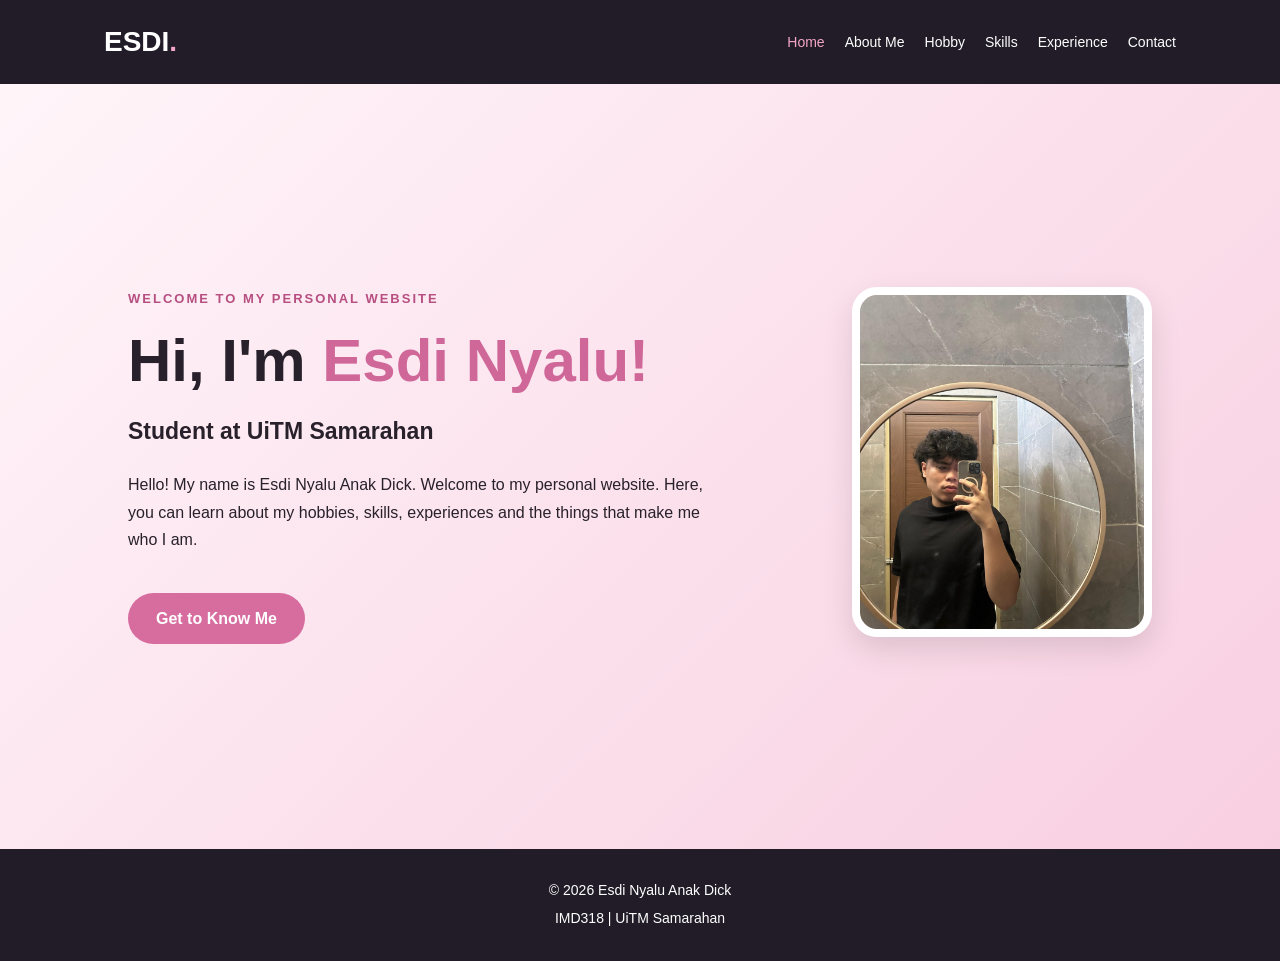
<file: index.html>
<!DOCTYPE html>
<html lang="en">
<head>
  <meta charset="UTF-8">
  <meta name="viewport" content="width=device-width, initial-scale=1.0">
  <title>Home | Esdi Nyalu</title>
  <link rel="stylesheet" href="style.css">
</head>
<body>

<header>
  <nav class="navbar">
    <a href="index.html" class="logo">ESDI<span>.</span></a>
    <ul class="nav-links">
      <li><a class="active" href="index.html">Home</a></li>
      <li><a href="about.html">About Me</a></li>
      <li><a href="hobby.html">Hobby</a></li>
      <li><a href="skills.html">Skills</a></li>
      <li><a href="experience.html">Experience</a></li>
      <li><a href="contact.html">Contact</a></li>
    </ul>
  </nav>
</header>

<main>
  <section class="hero">
    <div class="hero-content">
      <p class="eyebrow">WELCOME TO MY PERSONAL WEBSITE</p>
      <h1>Hi, I'm <span>Esdi Nyalu!</span></h1>
      <h2>Student at UiTM Samarahan</h2>
      <p>
        Hello! My name is Esdi Nyalu Anak Dick.
        Welcome to my personal website. Here, you can
        learn about my hobbies, skills, experiences
        and the things that make me who I am.
      </p>
      <a href="about.html" class="btn">Get to Know Me</a>
    </div>

    <div class="hero-photo">
      <img src="esdi.jpeg">
    </div>
  </section>
</main>

<footer>
  <p>&copy; 2026 Esdi Nyalu Anak Dick</p>
  <p>IMD318 | UiTM Samarahan</p>
</footer>

</body>
</html>
</file>
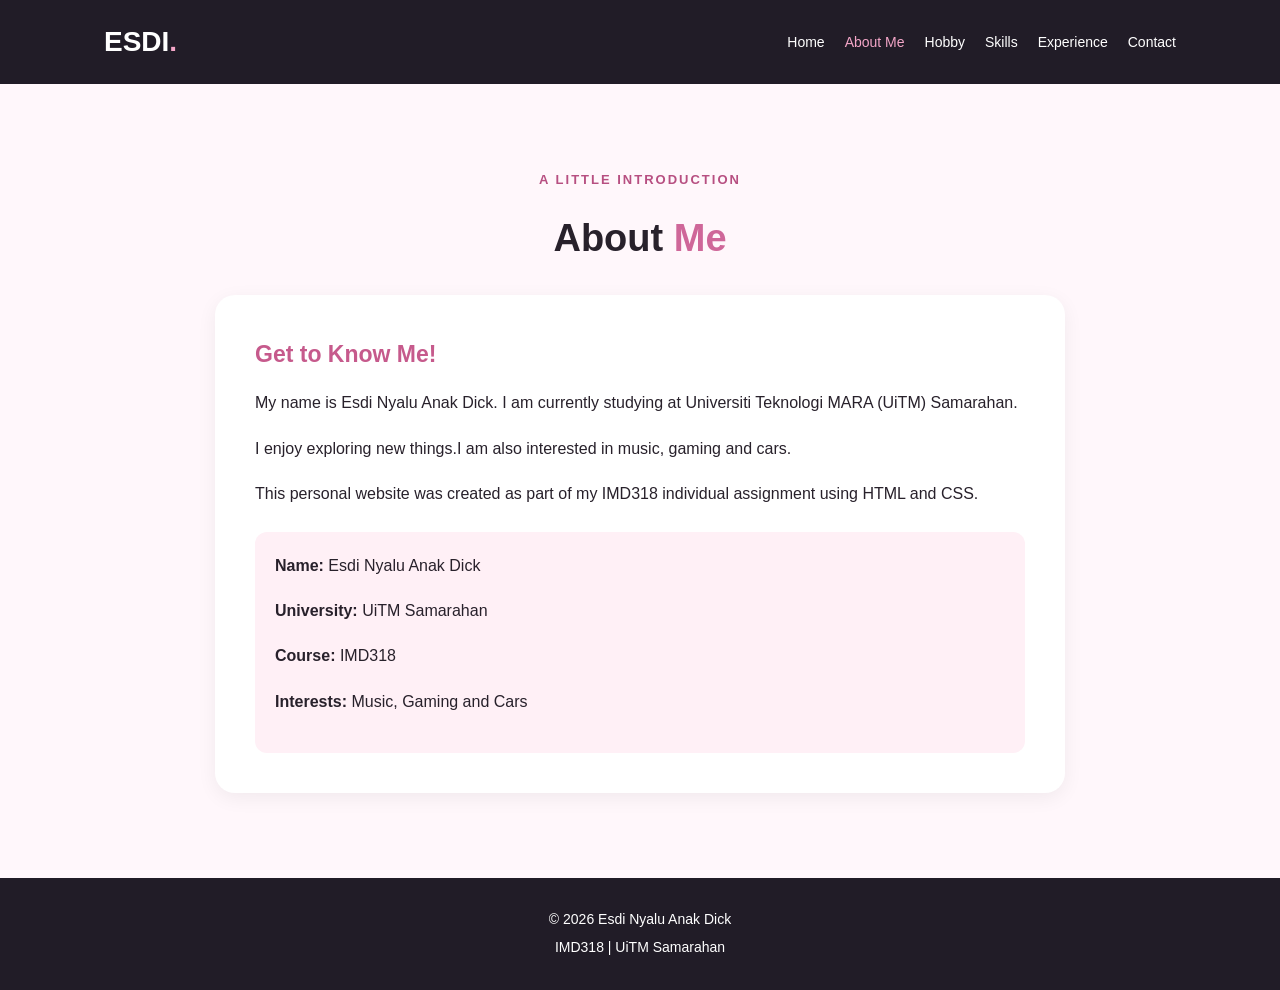
<file: about.html>
<!DOCTYPE html>
<html lang="en">
<head>
  <meta charset="UTF-8">
  <meta name="viewport" content="width=device-width, initial-scale=1.0">
  <title>About Me | Esdi Nyalu</title>
  <link rel="stylesheet" href="style.css">
</head>
<body>

<header>
  <nav class="navbar">
    <a href="index.html" class="logo">ESDI<span>.</span></a>
    <ul class="nav-links">
      <li><a href="index.html">Home</a></li>
      <li><a class="active" href="about.html">About Me</a></li>
      <li><a href="hobby.html">Hobby</a></li>
      <li><a href="skills.html">Skills</a></li>
      <li><a href="experience.html">Experience</a></li>
      <li><a href="contact.html">Contact</a></li>
    </ul>
  </nav>
</header>

<main>
  <section class="page-section">
    <p class="eyebrow center">A LITTLE INTRODUCTION</p>
    <h1 class="section-title">About <span>Me</span></h1>

    <div class="content-box">
      <h2>Get to Know Me!</h2>
      <p>
        My name is Esdi Nyalu Anak Dick.
        I am currently studying at Universiti
        Teknologi MARA (UiTM) Samarahan.
      </p>
      <p>
        I enjoy exploring new things.I am also
        interested in music, gaming and cars.
      </p>
      <p>
        This personal website was created as part of
        my IMD318 individual assignment using HTML
        and CSS.
      </p>

      <div class="info-box">
        <p><strong>Name:</strong> Esdi Nyalu Anak Dick</p>
        <p><strong>University:</strong> UiTM Samarahan</p>
        <p><strong>Course:</strong> IMD318</p>
        <p><strong>Interests:</strong> Music, Gaming and Cars</p>
      </div>
    </div>
  </section>
</main>

<footer>
  <p>&copy; 2026 Esdi Nyalu Anak Dick</p>
  <p>IMD318 | UiTM Samarahan</p>
</footer>

</body>
</html>
</file>
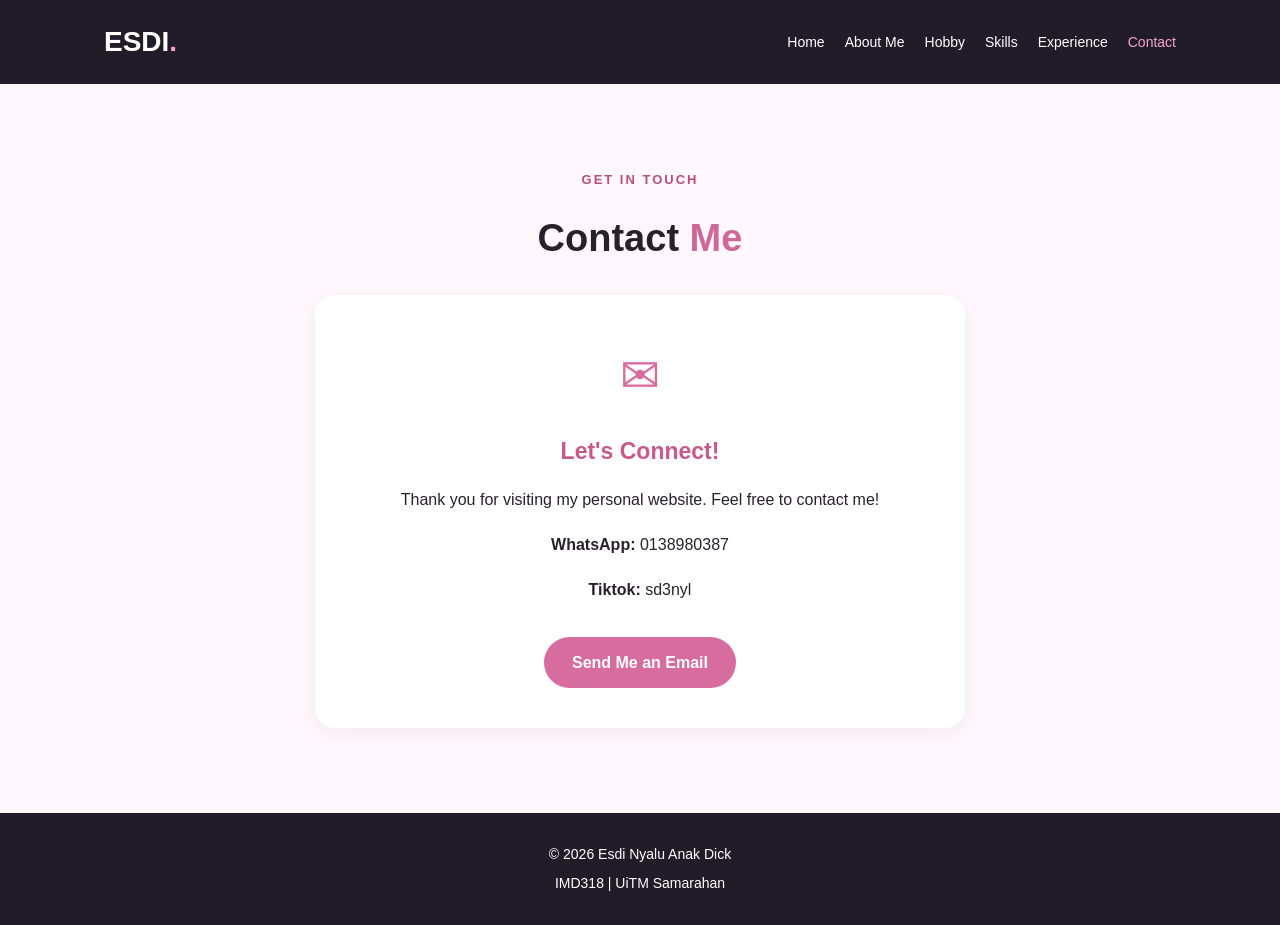
<file: contact.html>
<!DOCTYPE html>
<html lang="en">
<head>
  <meta charset="UTF-8">
  <meta name="viewport" content="width=device-width, initial-scale=1.0">
  <title>Contact | Esdi Nyalu</title>
  <link rel="stylesheet" href="style.css">
</head>
<body>

<header>
  <nav class="navbar">
    <a href="index.html" class="logo">ESDI<span>.</span></a>
    <ul class="nav-links">
      <li><a href="index.html">Home</a></li>
      <li><a href="about.html">About Me</a></li>
      <li><a href="hobby.html">Hobby</a></li>
      <li><a href="skills.html">Skills</a></li>
      <li><a href="experience.html">Experience</a></li>
      <li><a class="active" href="contact.html">Contact</a></li>
    </ul>
  </nav>
</header>

<main>
  <section class="page-section">
    <p class="eyebrow center">GET IN TOUCH</p>
    <h1 class="section-title">Contact <span>Me</span></h1>

    <div class="content-box contact-box">
      <div class="contact-icon">✉</div>
      <h2>Let's Connect!</h2>
      <p>
        Thank you for visiting my personal website.
        Feel free to contact me!
      </p>
      <p><strong>WhatsApp:</strong> 0138980387</p>
      <p><strong>Tiktok:</strong> sd3nyl</p>

      <!-- esdinyalu7@gmail.com -->
      <a href="esdinyalu7@gmail.com" class="btn">
        Send Me an Email
      </a>
    </div>
  </section>
</main>

<footer>
  <p>&copy; 2026 Esdi Nyalu Anak Dick</p>
  <p>IMD318 | UiTM Samarahan</p>
</footer>

</body>
</html>
</file>
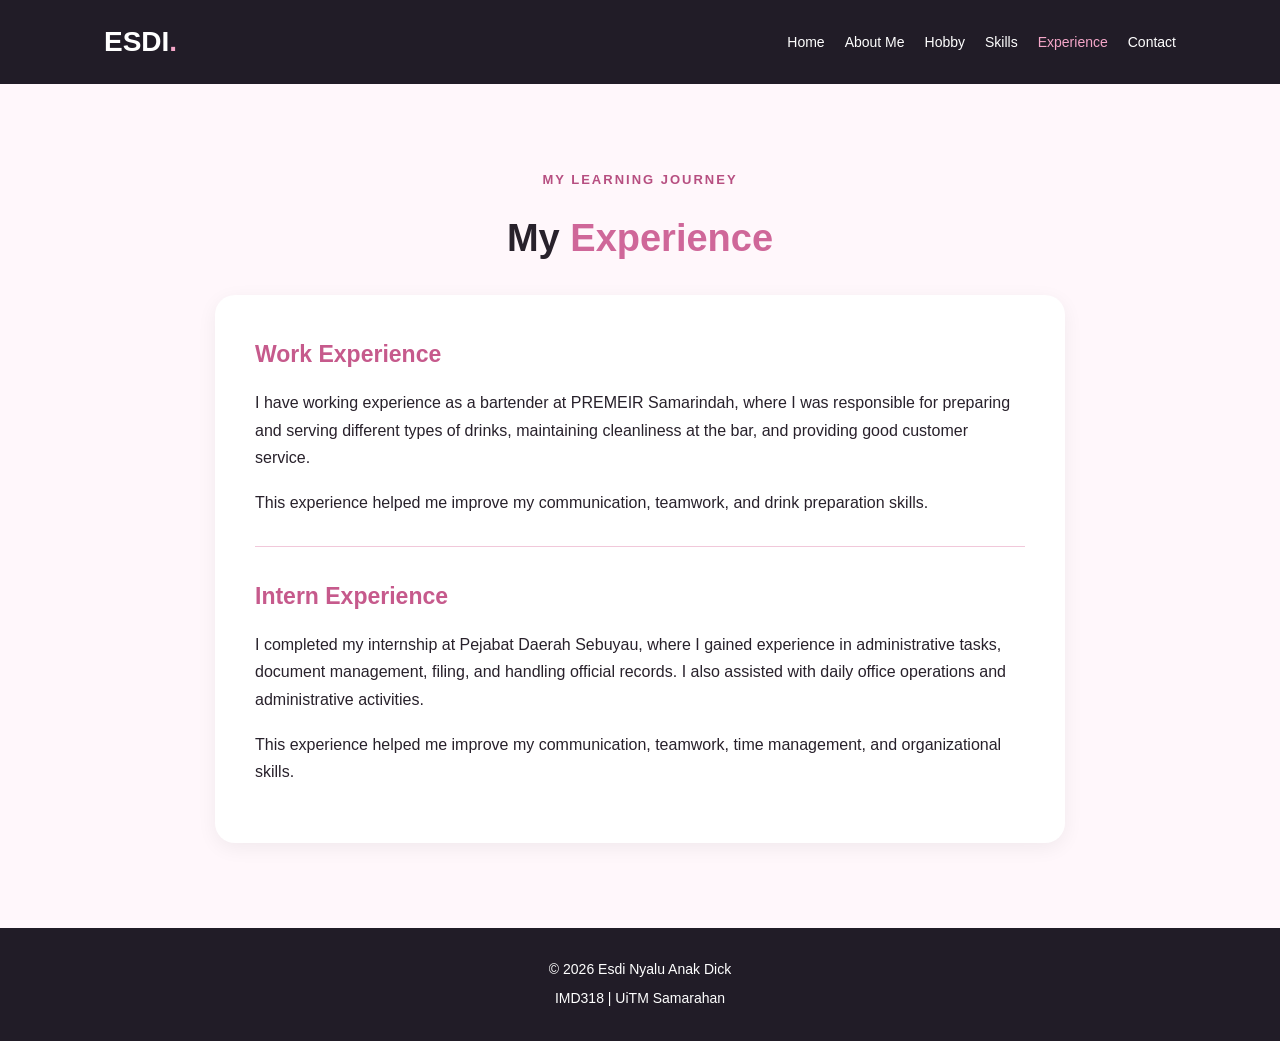
<file: experience.html>
<!DOCTYPE html>
<html lang="en">
<head>
  <meta charset="UTF-8">
  <meta name="viewport" content="width=device-width, initial-scale=1.0">
  <title>Experience | Esdi Nyalu</title>
  <link rel="stylesheet" href="style.css">
</head>
<body>

<header>
  <nav class="navbar">
    <a href="index.html" class="logo">ESDI<span>.</span></a>
    <ul class="nav-links">
      <li><a href="index.html">Home</a></li>
      <li><a href="about.html">About Me</a></li>
      <li><a href="hobby.html">Hobby</a></li>
      <li><a href="skills.html">Skills</a></li>
      <li><a class="active" href="experience.html">Experience</a></li>
      <li><a href="contact.html">Contact</a></li>
    </ul>
  </nav>
</header>

<main>
  <section class="page-section">
    <p class="eyebrow center">MY LEARNING JOURNEY</p>
    <h1 class="section-title">My <span>Experience</span></h1>

    <div class="content-box">
      <h2>Work Experience</h2>
      <p>
        I have working experience as a bartender at PREMEIR Samarindah, 
        where I was responsible for preparing and serving different types 
        of drinks, maintaining cleanliness at the bar, and providing good 
        customer service. 
      </p>
      <p>
        This experience helped me improve my communication, 
        teamwork, and drink preparation skills.
      </p>

      <hr class="soft-divider">

      <h2>Intern Experience</h2>
      <p>
        I completed my internship at Pejabat Daerah Sebuyau, where I gained 
        experience in administrative tasks, document management, filing, and 
        handling official records. I also assisted with daily office operations 
        and administrative activities. 
      </p>
      <p>
        This experience helped me improve my communication, teamwork, 
        time management, and organizational skills.
      </p>
    </div>
  </section>
</main>

<footer>
  <p>&copy; 2026 Esdi Nyalu Anak Dick</p>
  <p>IMD318 | UiTM Samarahan</p>
</footer>

</body>
</html>
</file>
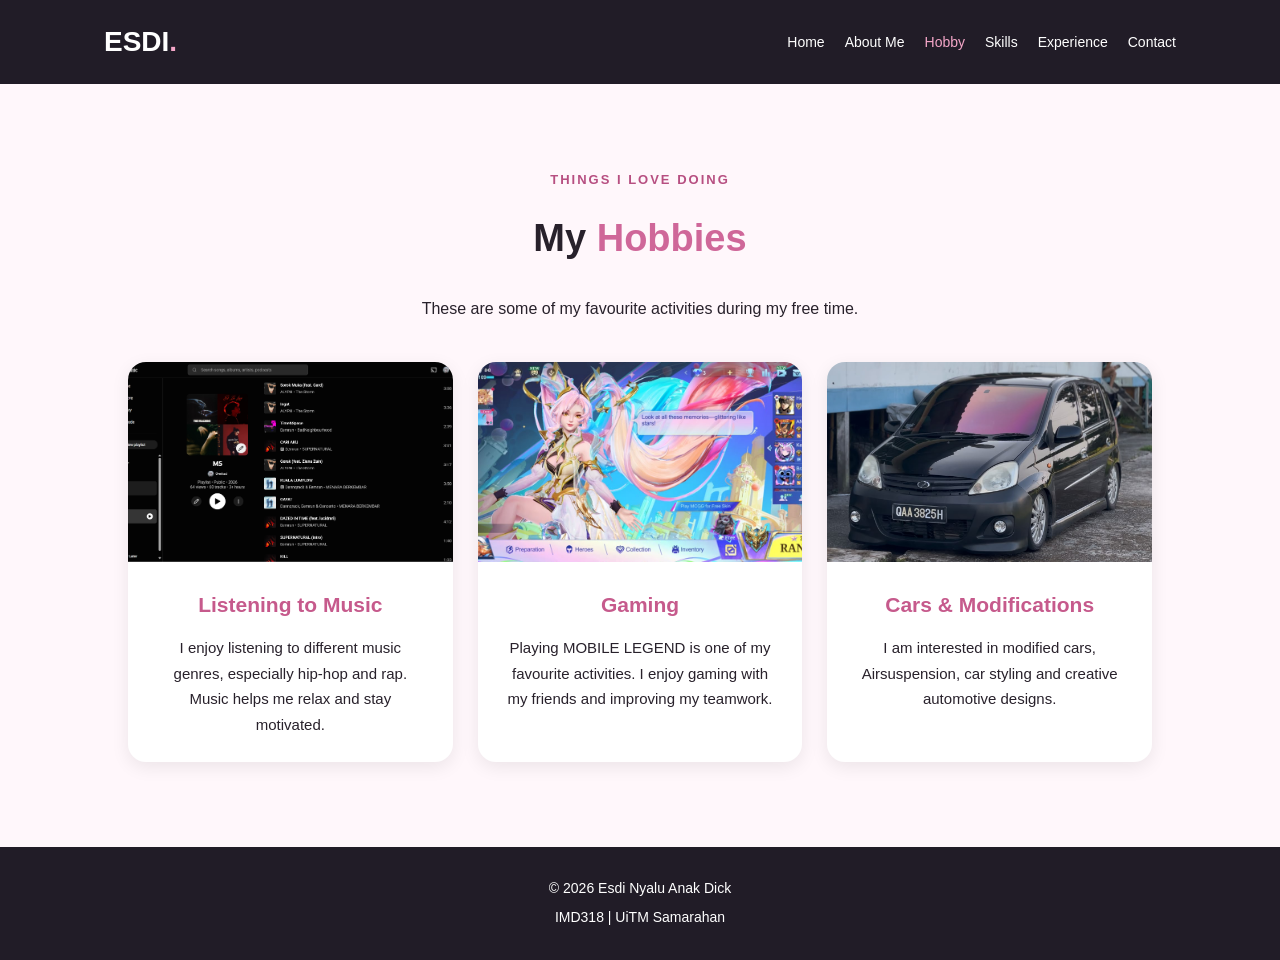
<file: hobby.html>
<!DOCTYPE html>
<html lang="en">
<head>
  <meta charset="UTF-8">
  <meta name="viewport" content="width=device-width, initial-scale=1.0">
  <title>My Hobbies | Esdi Nyalu</title>
  <link rel="stylesheet" href="style.css">
</head>
<body>

<header>
  <nav class="navbar">
    <a href="index.html" class="logo">ESDI<span>.</span></a>
    <ul class="nav-links">
      <li><a href="index.html">Home</a></li>
      <li><a href="about.html">About Me</a></li>
      <li><a class="active" href="hobby.html">Hobby</a></li>
      <li><a href="skills.html">Skills</a></li>
      <li><a href="experience.html">Experience</a></li>
      <li><a href="contact.html">Contact</a></li>
    </ul>
  </nav>
</header>

<main>
  <section class="page-section">
    <p class="eyebrow center">THINGS I LOVE DOING</p>
    <h1 class="section-title">My <span>Hobbies</span></h1>
    <p class="section-description">
      These are some of my favourite activities
      during my free time.
    </p>

    <div class="card-container">

      <!-- Music -->
      <article class="card">
        <img src="music.png" alt="Music" class="card-image">
        <div class="card-content">
          <h2>Listening to Music</h2>
          <p>
            I enjoy listening to different music genres,
            especially hip-hop and rap. Music helps
            me relax and stay motivated.
          </p>
        </div>
      </article>

      <!-- Gaming -->
      <article class="card">    
        <img src="gaming.jpeg" alt="Gaming" class="card-image">
        <div class="card-content">
          <h2>Gaming</h2>
          <p>
            Playing MOBILE LEGEND is one of my favourite
            activities. I enjoy gaming with my friends
            and improving my teamwork.
          </p>
        </div>
      </article>

      <!-- Cars -->
      <article class="card">
        <img src="car.jpeg" alt="My Car" class="card-image">
        <div class="card-content">
          <h2>Cars & Modifications</h2>
          <p>
            I am interested in modified cars,
            Airsuspension, car styling
            and creative automotive designs.
          </p>
        </div>
      </article>

    </div>
  </section>
</main>

<footer>
  <p>&copy; 2026 Esdi Nyalu Anak Dick</p>
  <p>IMD318 | UiTM Samarahan</p>
</footer>

</body>
</html>
</file>
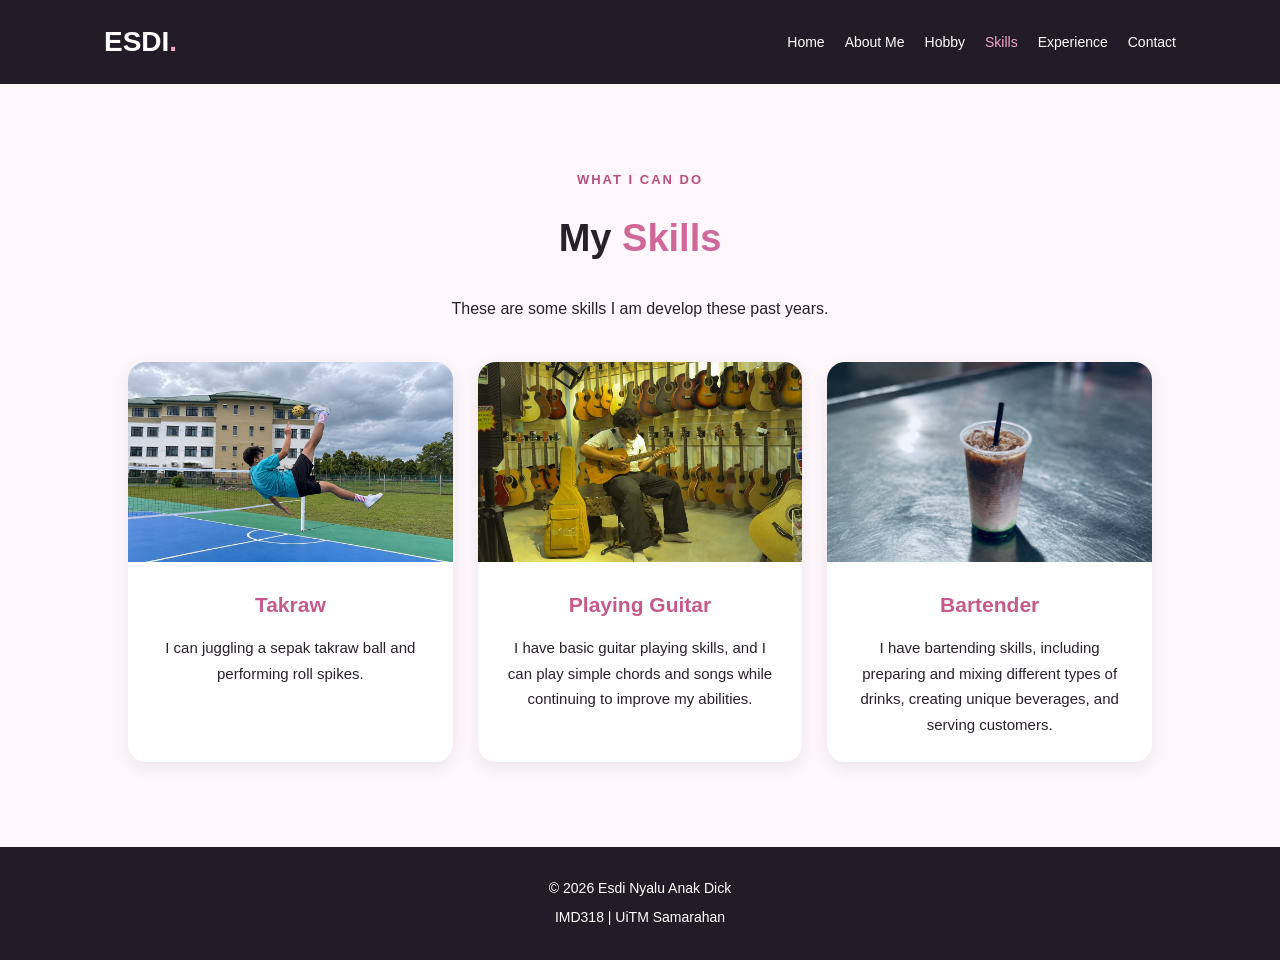
<file: skills.html>
<!DOCTYPE html>
<html lang="en">
<head>
  <meta charset="UTF-8">
  <meta name="viewport" content="width=device-width, initial-scale=1.0">
  <title>My Skills | Esdi Nyalu</title>
  <link rel="stylesheet" href="style.css">
</head>
<body>

<header>
  <nav class="navbar">
    <a href="index.html" class="logo">ESDI<span>.</span></a>
    <ul class="nav-links">
      <li><a href="index.html">Home</a></li>
      <li><a href="about.html">About Me</a></li>
      <li><a href="hobby.html">Hobby</a></li>
      <li><a class="active" href="skills.html">Skills</a></li>
      <li><a href="experience.html">Experience</a></li>
      <li><a href="contact.html">Contact</a></li>
    </ul>
  </nav>
</header>

<main>
  <section class="page-section">
    <p class="eyebrow center">WHAT I CAN DO</p>
    <h1 class="section-title">My <span>Skills</span></h1>
    <p class="section-description">
      These are some skills I am develop
      these past years.
    </p>

    <div class="card-container">

      <!-- Takraw -->
      <article class="card">
        <img src="takraw.jpeg" alt="Takraw" class="card-image">
        <div class="card-content">
          <h2>Takraw</h2>
          <p>
            I can juggling a sepak takraw ball and 
            performing roll spikes.
          </p>
        </div>
      </article>

      <!-- Playing Guitar -->
      <article class="card">
        <img src="guitar.jpeg" alt="Playing Guitar" class="card-image">
        <div class="card-content">
          <h2>Playing Guitar</h2>
          <p>
            I have basic guitar playing skills, and 
            I can play simple chords and songs while 
            continuing to improve my abilities.
          </p>
        </div>
      </article>

      <!-- Bartender -->
      <article class="card">    
        <img src="air.png" alt="Bartender" class="card-image">
        <div class="card-content">
          <h2>Bartender</h2>
          <p>
            I have bartending skills, including preparing 
            and mixing different types of drinks, creating 
            unique beverages, and serving customers.
          </p>
        </div>
      </article>

    </div>
  </section>
</main>

<footer>
  <p>&copy; 2026 Esdi Nyalu Anak Dick</p>
  <p>IMD318 | UiTM Samarahan</p>
</footer>

</body>
</html>
</file>
<file: style.css>
/* GENERAL */
* {
  margin: 0;
  padding: 0;
  box-sizing: border-box;
}

html {
  scroll-behavior: smooth;
}

body {
  font-family: 'Segoe UI', Arial, sans-serif;
  background: #fff7fb;
  color: #28212b;
  line-height: 1.7;
  min-height: 100vh;
  display: flex;
  flex-direction: column;
}

main {
  flex: 1;
}

/* NAVIGATION */
header {
  background: #211c27;
  position: sticky;
  top: 0;
  z-index: 100;
}

.navbar {
  max-width: 1200px;
  margin: auto;
  padding: 18px 5%;
  display: flex;
  justify-content: space-between;
  align-items: center;
  gap: 20px;
}

.logo {
  font-size: 28px;
  font-weight: bold;
  color: white;
  text-decoration: none;
}

.logo span {
  color: #f4a6c8;
}

.nav-links {
  display: flex;
  flex-wrap: wrap;
  gap: 20px;
  list-style: none;
}

.nav-links a {
  color: white;
  text-decoration: none;
  font-size: 14px;
  transition: color 0.3s;
}

.nav-links a:hover,
.nav-links a.active {
  color: #f4a6c8;
}

/* HOME PAGE */
.hero {
  min-height: 85vh;
  display: flex;
  align-items: center;
  justify-content: space-between;
  gap: 50px;
  padding: 70px 10%;
  background: linear-gradient(135deg, #fff5f9, #f8cfe1);
}

.hero-content {
  max-width: 600px;
}

.eyebrow {
  color: #b74f81;
  font-size: 13px;
  font-weight: bold;
  letter-spacing: 2px;
  margin-bottom: 15px;
}

.center {
  text-align: center;
}

.hero h1 {
  font-size: clamp(36px, 5vw, 60px);
  line-height: 1.2;
  margin-bottom: 15px;
}

.hero h1 span,
.section-title span {
  color: #cf6799;
}

.hero h2 {
  font-size: 23px;
  margin-bottom: 20px;
}

.hero-content > p:not(.eyebrow) {
  margin-bottom: 25px;
}

.hero-photo img {
  width: 300px;
  height: 350px;
  object-fit: cover;
  border-radius: 25px;
  border: 8px solid white;
  box-shadow: 0 12px 30px rgba(0,0,0,0.12);
}

/* BUTTON */
.btn {
  display: inline-block;
  background: #d76d9f;
  color: white;
  padding: 12px 28px;
  border-radius: 30px;
  text-decoration: none;
  font-weight: bold;
  margin-top: 15px;
  transition: 0.3s;
}

.btn:hover {
  background: #a83f70;
  transform: translateY(-3px);
}

/* PAGE SECTIONS */
.page-section {
  padding: 85px 10%;
  min-height: 75vh;
}

.section-title {
  font-size: 38px;
  text-align: center;
  margin-bottom: 25px;
}

.section-description {
  text-align: center;
  max-width: 650px;
  margin: 0 auto 40px;
}

/* ABOUT AND EXPERIENCE */
.content-box {
  max-width: 850px;
  margin: auto;
  background: white;
  padding: 40px;
  border-radius: 20px;
  box-shadow: 0 5px 20px rgba(0,0,0,0.06);
}

.content-box h2 {
  color: #c65a8c;
  font-size: 23px;
  margin-bottom: 15px;
}

.content-box p {
  margin-bottom: 18px;
}

.info-box {
  margin-top: 25px;
  padding: 20px;
  background: #fff0f6;
  border-radius: 12px;
}

.soft-divider {
  border: none;
  border-top: 1px solid #f1c8da;
  margin: 30px 0;
}

/* HOBBY AND SKILLS CARDS */
.card-container {
  display: grid;
  grid-template-columns: repeat(3, 1fr);
  gap: 25px;
  max-width: 1100px;
  margin: auto;
}

.card {
  background: white;
  border-radius: 18px;
  overflow: hidden;
  box-shadow: 0 5px 18px rgba(0,0,0,0.08);
  transition: transform 0.3s, box-shadow 0.3s;
}

.card:hover {
  transform: translateY(-8px);
  box-shadow: 0 12px 25px rgba(0,0,0,0.12);
}

.card-image {
  display: block;
  width: 100%;
  height: 200px;
  object-fit: cover;
  transition: transform 0.3s;
}

.card:hover .card-image {
  transform: scale(1.03);
}

.card-content {
  padding: 25px;
  text-align: center;
}

.card h2 {
  color: #c65a8c;
  font-size: 21px;
  margin-bottom: 12px;
}

.card p {
  font-size: 15px;
}

/* CONTACT PAGE */
.contact-box {
  max-width: 650px;
  text-align: center;
}

.contact-icon {
  font-size: 48px;
  color: #d76d9f;
  margin-bottom: 15px;
}

/* FOOTER */
footer {
  background: #211c27;
  color: white;
  text-align: center;
  padding: 25px;
  font-size: 14px;
}

footer p {
  margin: 5px 0;
}

/* TABLET */
@media (max-width: 900px) {
  .navbar {
    flex-direction: column;
  }

  .nav-links {
    justify-content: center;
  }

  .hero {
    flex-direction: column-reverse;
    text-align: center;
    padding: 60px 6%;
  }

  .card-container {
    grid-template-columns: repeat(2, 1fr);
  }

  .page-section {
    padding: 65px 6%;
  }
}

/* MOBILE */
@media (max-width: 600px) {
  .nav-links {
    gap: 12px;
    justify-content: center;
  }

  .nav-links a {
    font-size: 12px;
  }

  .hero-photo img {
    width: 240px;
    height: 280px;
  }

  .hero h1 {
    font-size: 36px;
  }

  .section-title {
    font-size: 30px;
  }

  .card-container {
    grid-template-columns: 1fr;
  }

  .content-box {
    padding: 25px;
  }

  .card-image {
    height: 220px;
  }
}
</file>
